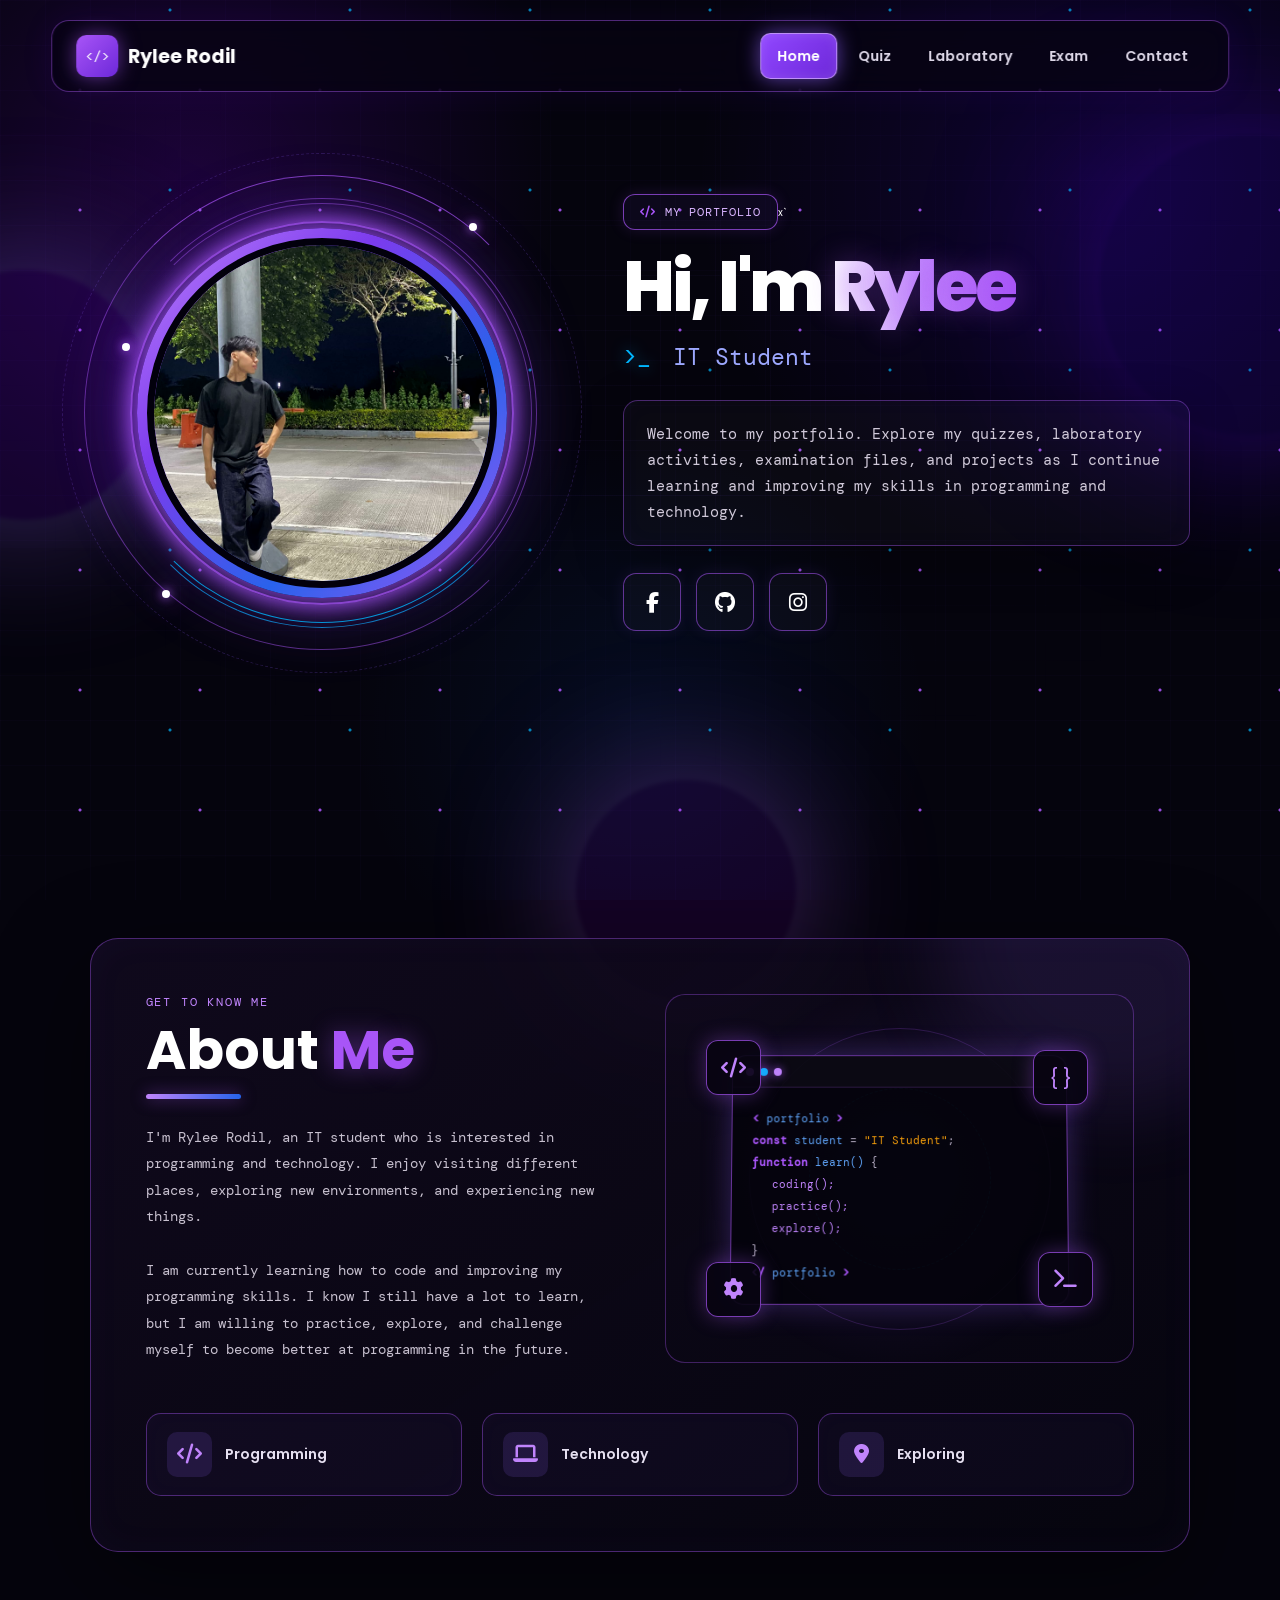
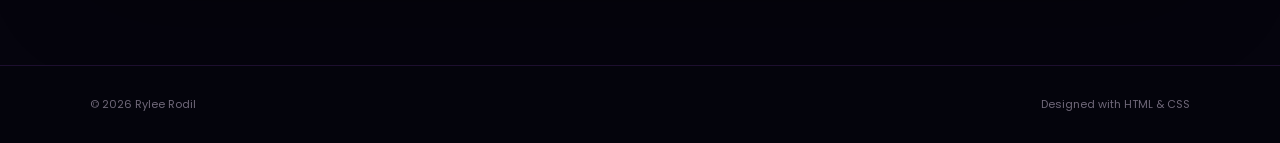
<file: index.html>
<!DOCTYPE html>
<html lang="en">

<head>
    <meta charset="UTF-8">
    <meta name="viewport" content="width=device-width, initial-scale=1.0">

    <link rel="stylesheet"
        href="https://cdnjs.cloudflare.com/ajax/libs/font-awesome/6.5.2/css/all.min.css">

    <link rel="stylesheet" href="style.css">

    <title>Rylee Rodil | Portfolio</title>
</head>

<body>

    <!-- ANIMATED BACKGROUND -->
    <div class="stars"></div>
    <div class="glow-orb orb-one"></div>
    <div class="glow-orb orb-two"></div>
    <div class="glow-orb orb-three"></div>

    <!-- NAVIGATION -->
    <header>

        <a href="index.html" class="logo">
            <span class="logo-icon">&lt;/&gt;</span>
            <span>Rylee Rodil</span>
        </a>

        <nav>
            <a href="index.html" class="active">Home</a>
            <a href="quiz.html">Quiz</a>
            <a href="laboratory.html">Laboratory</a>
            <a href="exam.html">Exam</a>
            <a href="contact.html">Contact</a>
        </nav>

    </header>


    <!-- HOME -->
    <main>

        <section class="home">

            <div class="home-grid-bg"></div>

            <!-- PROFILE -->
            <div class="home-img reveal-left">

                <div class="profile-orbit orbit-one"></div>
                <div class="profile-orbit orbit-two"></div>
                <div class="profile-orbit orbit-three"></div>

                <div class="profile-dot dot-one"></div>
                <div class="profile-dot dot-two"></div>
                <div class="profile-dot dot-three"></div>

                <div class="image-frame">

                    <div class="profile-glow"></div>

                    <img src="c0b1c5ad-aafa-4820-bff2-28fb1eaf5c2e.jpg"
                        alt="Rylee Rodil Profile Photo"
                        class="profile-photo">

                </div>

            </div>


            
            <div class="home-content reveal-right">

                <div class="portfolio-label">

                    <i class="fa-solid fa-code"></i>

                    <span>MY PORTFOLIO</span>

                </div>x`


                <h1>
                    Hi, I'm <span>Rylee</span>
                </h1>


                <h3>
                    <span class="terminal-symbol">&gt;_</span>
                    <span class="typing-text">IT Student</span>
                </h3>


                <p class="home-description">

                    Welcome to my portfolio. Explore my quizzes,
                    laboratory activities, examination files,
                    and projects as I continue learning and
                    improving my skills in programming and technology.

                </p>


                <!-- SOCIAL MEDIA -->
                <div class="social-icons">

                    <a href="https://www.facebook.com/rylee.rodil.355"
                        target="_blank"
                        title="Facebook">

                        <i class="fa-brands fa-facebook-f"></i>

                    </a>


                    <a href="https://github.com/rylerodil/MY-PORTFOLIO"
                        target="_blank"
                        title="GitHub">

                        <i class="fa-brands fa-github"></i>

                    </a>


                    <a href="https://www.instagram.com/rjr.ryy/"
                        target="_blank"
                        title="Instagram">

                        <i class="fa-brands fa-instagram"></i>

                    </a>

                </div>

            </div>

        </section>


        <!-- ABOUT ME -->
        <section class="about-section">

            <div class="about-me reveal-up">

                <div class="about-content">

                    <div class="about-small-title">
                        GET TO KNOW ME
                    </div>

                    <h2>
                        About <span>Me</span>
                    </h2>

                    <div class="purple-line"></div>

                    <p class="about-description">

                        I'm Rylee Rodil, an IT student who is
                        interested in programming and technology.
                        I enjoy visiting different places, exploring
                        new environments, and experiencing new things.

                        <br><br>

                        I am currently learning how to code and
                        improving my programming skills. I know I
                        still have a lot to learn, but I am willing
                        to practice, explore, and challenge myself
                        to become better at programming in the future.

                    </p>

                </div>


                <!-- DECORATIVE CODING PANEL -->
                <div class="coding-panel">

                    <div class="code-window">

                        <div class="window-top">

                            <span></span>
                            <span></span>
                            <span></span>

                        </div>

                        <div class="code-content">

                            <div class="code-line">
                                <b>&lt;</b>
                                <span>portfolio</span>
                                <b>&gt;</b>
                            </div>

                            <div class="code-line short">
                                <b>const</b>
                                <span>student</span>
                                =
                                <em>"IT Student"</em>;
                            </div>

                            <div class="code-line">
                                <b>function</b>
                                <span>learn()</span> {
                            </div>

                            <div class="code-line medium">
                                coding();
                            </div>

                            <div class="code-line medium">
                                practice();
                            </div>

                            <div class="code-line medium">
                                explore();
                            </div>

                            <div class="code-line">
                                }
                            </div>

                            <div class="code-line">
                                <b>&lt;/</b>
                                <span>portfolio</span>
                                <b>&gt;</b>
                            </div>

                        </div>

                    </div>


                    <div class="floating-code code-icon-one">
                        <i class="fa-solid fa-code"></i>
                    </div>

                    <div class="floating-code code-icon-two">
                        <i class="fa-solid fa-gear"></i>
                    </div>

                    <div class="floating-code code-icon-three">
                        <i class="fa-solid fa-terminal"></i>
                    </div>

                    <div class="floating-code code-icon-four">
                        { }
                    </div>

                </div>


                <!-- TAGS -->
                <div class="about-tags">

                    <span>
                        <i class="fa-solid fa-code"></i>
                        Programming
                    </span>

                    <span>
                        <i class="fa-solid fa-laptop"></i>
                        Technology
                    </span>

                    <span>
                        <i class="fa-solid fa-location-dot"></i>
                        Exploring
                    </span>

                </div>

            </div>

        </section>

    </main>


    <!-- FOOTER -->
    <footer>

        <p>
            © 2026 Rylee Rodil
        </p>

        <span>
            Designed with HTML & CSS
        </span>

    </footer>


    <script src="script.js"></script>

</body>

</html>
</file>
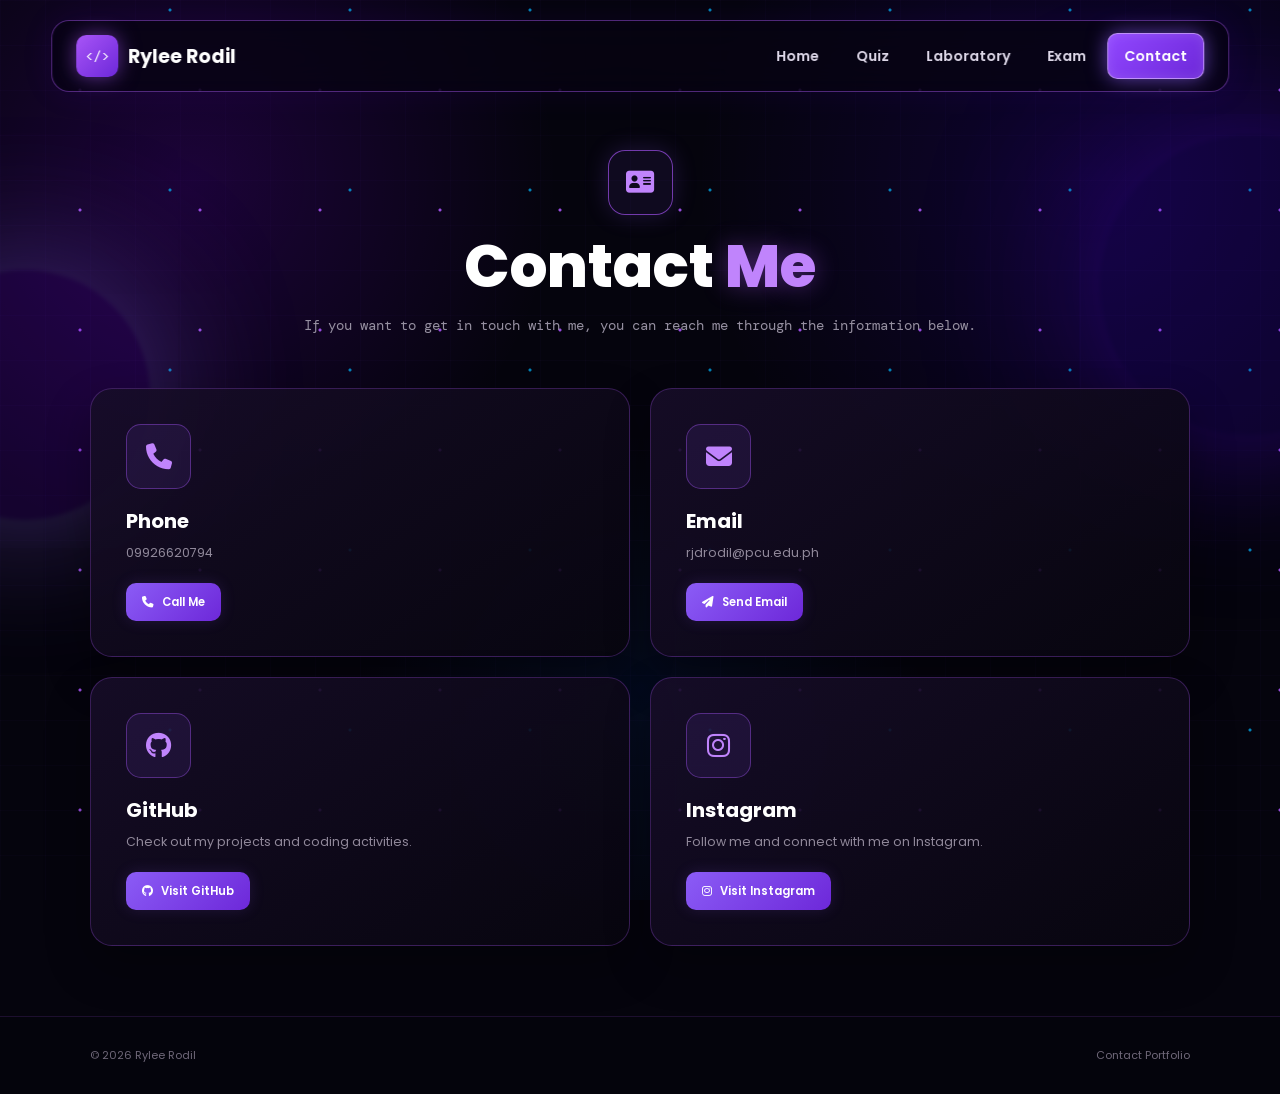
<file: contact.html>
<!DOCTYPE html>
<html lang="en">

<head>

    <meta charset="UTF-8">
    <meta name="viewport" content="width=device-width, initial-scale=1.0">

    <link rel="stylesheet"
        href="https://cdnjs.cloudflare.com/ajax/libs/font-awesome/6.5.2/css/all.min.css">

    <link rel="stylesheet" href="style.css">

    <title>Contact | Rylee Rodil</title>

</head>

<body>

    <div class="stars"></div>
    <div class="glow-orb orb-one"></div>
    <div class="glow-orb orb-two"></div>


    <!-- NAVIGATION -->
    <header>

        <a href="index.html" class="logo">

            <span class="logo-icon">
                &lt;/&gt;
            </span>

            <span>
                Rylee Rodil
            </span>

        </a>


        <nav>

            <a href="index.html">
                Home
            </a>

            <a href="quiz.html">
                Quiz
            </a>

            <a href="laboratory.html">
                Laboratory
            </a>

            <a href="exam.html">
                Exam
            </a>

            <a href="contact.html" class="active">
                Contact
            </a>

        </nav>

    </header>


    <!-- CONTACT -->
    <section class="portfolio-page contact-page">

        <div class="page-title reveal-up">

            <div class="page-icon">
                <i class="fa-solid fa-address-card"></i>
            </div>

            <h1>
                Contact <span>Me</span>
            </h1>

            <p>
                If you want to get in touch with me,
                you can reach me through the information below.
            </p>

        </div>


        <div class="contact-container">


            <!-- PHONE -->
            <div class="contact-card reveal-up">

                <div class="contact-icon">

                    <i class="fa-solid fa-phone"></i>

                </div>

                <h2>
                    Phone
                </h2>

                <p>
                    09926620794
                </p>

                <a href="tel:09926620794"
                    class="contact-button">

                    <i class="fa-solid fa-phone"></i>

                    Call Me

                </a>

            </div>


            <!-- EMAIL -->
            <div class="contact-card reveal-up">

                <div class="contact-icon">

                    <i class="fa-solid fa-envelope"></i>

                </div>

                <h2>
                    Email
                </h2>

                <p>
                    rjdrodil@pcu.edu.ph
                </p>

                <a href="mailto:rjdrodil@pcu.edu.ph"
                    class="contact-button">

                    <i class="fa-solid fa-paper-plane"></i>

                    Send Email

                </a>

            </div>


            <!-- GITHUB -->
            <div class="contact-card reveal-up">

                <div class="contact-icon">

                    <i class="fa-brands fa-github"></i>

                </div>

                <h2>
                    GitHub
                </h2>

                <p>
                    Check out my projects and coding activities.
                </p>

                <a href="https://github.com/rylerodil/MY-PORTFOLIO"
                    target="_blank"
                    class="contact-button">

                    <i class="fa-brands fa-github"></i>

                    Visit GitHub

                </a>

            </div>


            <!-- INSTAGRAM -->
            <div class="contact-card reveal-up">

                <div class="contact-icon">

                    <i class="fa-brands fa-instagram"></i>

                </div>

                <h2>
                    Instagram
                </h2>

                <p>
                    Follow me and connect with me on Instagram.
                </p>

                <a href="https://www.instagram.com/rjr.ryy/"
                    target="_blank"
                    class="contact-button">

                    <i class="fa-brands fa-instagram"></i>

                    Visit Instagram

                </a>

            </div>

        </div>

    </section>


    <footer>

        <p>
            © 2026 Rylee Rodil
        </p>

        <span>
            Contact Portfolio
        </span>

    </footer>


    <script src="script.js"></script>

</body>

</html>
</file>
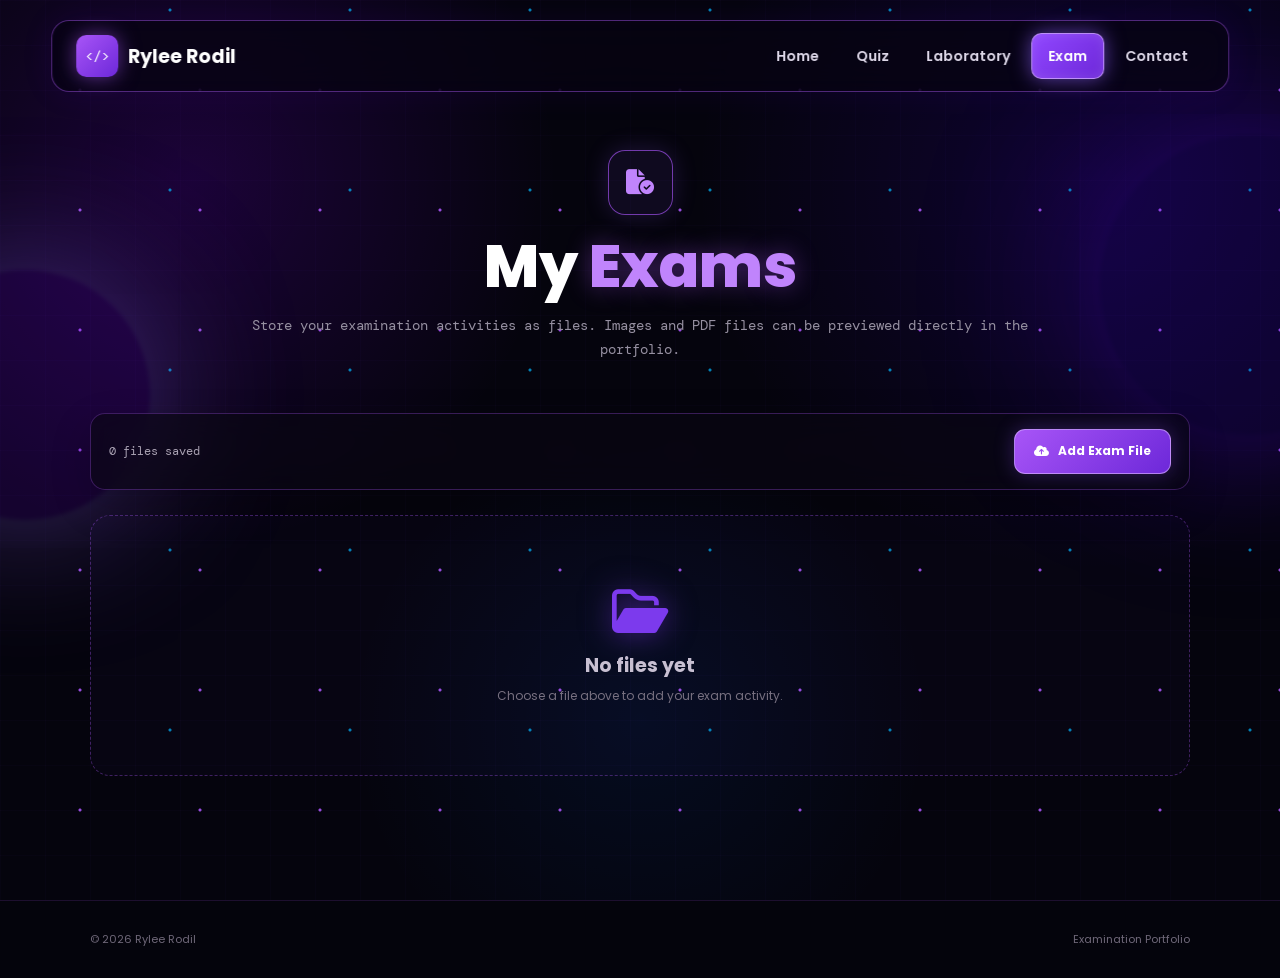
<file: exam.html>
<!DOCTYPE html>
<html lang="en">

<head>

    <meta charset="UTF-8">
    <meta name="viewport" content="width=device-width, initial-scale=1.0">

    <link rel="stylesheet"
        href="https://cdnjs.cloudflare.com/ajax/libs/font-awesome/6.5.2/css/all.min.css">

    <link rel="stylesheet" href="style.css">

    <title>Exam | Rylee Rodil</title>

</head>

<body data-category="exam">

    <div class="stars"></div>
    <div class="glow-orb orb-one"></div>
    <div class="glow-orb orb-two"></div>


    <!-- NAVIGATION -->
    <header>

        <a href="index.html" class="logo">

            <span class="logo-icon">
                &lt;/&gt;
            </span>

            <span>
                Rylee Rodil
            </span>

        </a>


        <nav>

            <a href="index.html">
                Home
            </a>

            <a href="quiz.html">
                Quiz
            </a>

            <a href="laboratory.html">
                Laboratory
            </a>

            <a href="exam.html" class="active">
                Exam
            </a>

            <a href="contact.html">
                Contact
            </a>

        </nav>

    </header>


    <!-- EXAM -->
    <section class="portfolio-page">

        <div class="page-title reveal-up">

            <div class="page-icon">
                <i class="fa-solid fa-file-circle-check"></i>
            </div>

            <h1>
                My <span>Exams</span>
            </h1>

            <p>
                Store your examination activities as files.
                Images and PDF files can be previewed directly
                in the portfolio.
            </p>

        </div>


        <div class="file-toolbar reveal-up">

            <span id="fileCount" class="file-count">
                0 files saved
            </span>

            <label for="fileInput" class="upload-button">

                <i class="fa-solid fa-cloud-arrow-up"></i>

                Add Exam File

            </label>

            <input
                id="fileInput"
                type="file"
                multiple
                hidden>

        </div>


        <div id="fileGrid" class="file-grid"></div>

    </section>


    <!-- MODAL -->
    <div id="fileModal" class="file-modal">

        <div class="modal-box">

            <div class="modal-head">

                <strong id="modalTitle">
                    File
                </strong>

                <button id="closeModal" class="close-modal">

                    <i class="fa-solid fa-xmark"></i>

                </button>

            </div>

            <div id="modalContent" class="modal-content"></div>

        </div>

    </div>


    <footer>

        <p>
            © 2026 Rylee Rodil
        </p>

        <span>
            Examination Portfolio
        </span>

    </footer>


    <script src="script.js"></script>

</body>

</html>
</file>
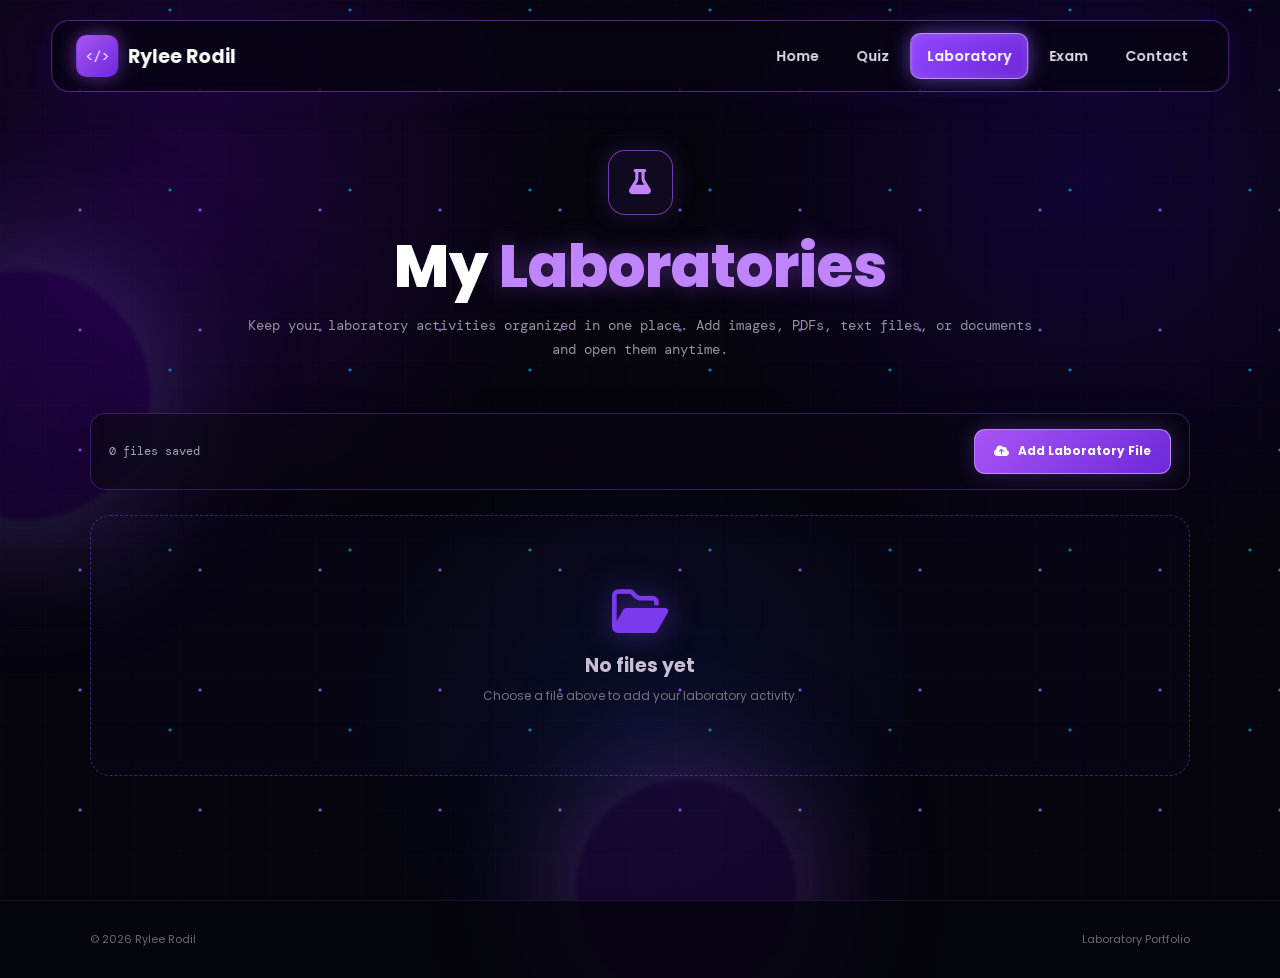
<file: laboratory.html>
<!DOCTYPE html>
<html lang="en">

<head>

    <meta charset="UTF-8">
    <meta name="viewport" content="width=device-width, initial-scale=1.0">

    <link rel="stylesheet"
        href="https://cdnjs.cloudflare.com/ajax/libs/font-awesome/6.5.2/css/all.min.css">

    <link rel="stylesheet" href="style.css">

    <title>Laboratory | Rylee Rodil</title>

</head>

<body data-category="laboratory">

    <div class="stars"></div>
    <div class="glow-orb orb-one"></div>
    <div class="glow-orb orb-three"></div>


    <!-- NAVIGATION -->
    <header>

        <a href="index.html" class="logo">

            <span class="logo-icon">
                &lt;/&gt;
            </span>

            <span>
                Rylee Rodil
            </span>

        </a>


        <nav>

            <a href="index.html">
                Home
            </a>

            <a href="quiz.html">
                Quiz
            </a>

            <a href="laboratory.html" class="active">
                Laboratory
            </a>

            <a href="exam.html">
                Exam
            </a>

            <a href="contact.html">
                Contact
            </a>

        </nav>

    </header>


    <!-- LABORATORY -->
    <section class="portfolio-page">

        <div class="page-title reveal-up">

            <div class="page-icon">
                <i class="fa-solid fa-flask"></i>
            </div>

            <h1>
                My <span>Laboratories</span>
            </h1>

            <p>
                Keep your laboratory activities organized in one place.
                Add images, PDFs, text files, or documents and open
                them anytime.
            </p>

        </div>


        <div class="file-toolbar reveal-up">

            <span id="fileCount" class="file-count">
                0 files saved
            </span>

            <label for="fileInput" class="upload-button">

                <i class="fa-solid fa-cloud-arrow-up"></i>

                Add Laboratory File

            </label>

            <input
                id="fileInput"
                type="file"
                multiple
                hidden>

        </div>


   <div id="fileGrid" class="file-grid">

    <div class="file-card reveal-up">

        <div class="file-preview pdf-preview">

            <i class="fa-solid fa-file-pdf"></i>

        </div>

        <div class="file-info">

            <div class="file-icon">
                <i class="fa-solid fa-flask"></i>
            </div>

            <div class="file-details">

                <h3>Laboratory 1</h3>

                <p>RODIL_LAB1.pdf</p>

            </div>

        </div>

        <div class="file-actions">

            <button
                class="view-button"
                onclick="viewLabFile()">

                <i class="fa-solid fa-eye"></i>
                View

            </button>

        </div>

    </div>

</div>

    </section>


    <!-- MODAL -->
    <div id="fileModal" class="file-modal">

        <div class="modal-box">

            <div class="modal-head">

                <strong id="modalTitle">
                    File
                </strong>

                <button id="closeModal" class="close-modal">

                    <i class="fa-solid fa-xmark"></i>

                </button>

            </div>

            <div id="modalContent" class="modal-content"></div>

        </div>

    </div>


    <footer>

        <p>
            © 2026 Rylee Rodil
        </p>

        <span>
            Laboratory Portfolio
        </span>

    </footer>


    <script src="script.js"></script>

</body>

</html>
</file>
<file: style.css>
@import url('https://fonts.googleapis.com/css2?family=DM+Mono:wght@400;500&family=Poppins:wght@400;500;600;700;800&display=swap');


/* =====================================================
   RESET
===================================================== */

* {
    margin: 0;
    padding: 0;
    box-sizing: border-box;
    border: 0;
    outline: 0;
    text-decoration: none;
}


html {
    font-size: 62.5%;
    scroll-behavior: smooth;
}


body {
    min-height: 100vh;
    color: #ffffff;
    font-family: "Poppins", sans-serif;
    overflow-x: hidden;

    background:
        radial-gradient(
            circle at 15% 20%,
            rgba(132, 0, 255, .18),
            transparent 28%
        ),
        radial-gradient(
            circle at 85% 20%,
            rgba(75, 0, 255, .15),
            transparent 30%
        ),
        radial-gradient(
            circle at 50% 80%,
            rgba(0, 110, 255, .08),
            transparent 30%
        ),
        #05040d;

    background-attachment: fixed;
}


body::before {
    content: "";

    position: fixed;

    inset: 0;

    pointer-events: none;

    z-index: -5;

    opacity: .5;

    background-image:
        linear-gradient(
            rgba(139, 92, 246, .05) 1px,
            transparent 1px
        ),
        linear-gradient(
            90deg,
            rgba(139, 92, 246, .05) 1px,
            transparent 1px
        );

    background-size: 45px 45px;

    animation: gridMove 15s linear infinite;
}


/* =====================================================
   STARS
===================================================== */

.stars {
    position: fixed;

    inset: 0;

    pointer-events: none;

    z-index: -4;

    background-image:
        radial-gradient(
            circle,
            rgba(168, 85, 247, .9) 1px,
            transparent 2px
        ),
        radial-gradient(
            circle,
            rgba(0, 183, 255, .7) 1px,
            transparent 2px
        );

    background-size:
        120px 120px,
        180px 180px;

    background-position:
        20px 30px,
        80px 100px;

    animation: starsMove 18s linear infinite;
}


.glow-orb {
    position: fixed;

    border-radius: 50%;

    filter: blur(2px);

    pointer-events: none;

    z-index: -3;

    animation: orbFloat 7s ease-in-out infinite;
}


.orb-one {
    width: 250px;
    height: 250px;

    left: -100px;
    top: 30%;

    background: rgba(119, 0, 255, .14);

    box-shadow:
        0 0 150px
        rgba(139, 92, 246, .45);
}


.orb-two {
    width: 300px;
    height: 300px;

    right: -120px;
    top: 15%;

    background: rgba(68, 0, 255, .12);

    box-shadow:
        0 0 180px
        rgba(84, 0, 255, .4);

    animation-delay: 2s;
}


.orb-three {
    width: 220px;
    height: 220px;

    left: 45%;
    bottom: -100px;

    background: rgba(160, 0, 255, .1);

    box-shadow:
        0 0 140px
        rgba(168, 85, 247, .4);

    animation-delay: 4s;
}


/* =====================================================
   HEADER
===================================================== */

header {

    position: fixed;

    top: 20px;

    left: 50%;

    transform: translateX(-50%);

    width: 92%;

    max-width: 1250px;

    min-height: 72px;

    padding: 0 2.4rem;

    display: flex;

    align-items: center;

    justify-content: space-between;

    background:
        rgba(7, 5, 18, .78);

    border:
        1px solid
        rgba(168, 85, 247, .45);

    border-radius: 18px;

    backdrop-filter: blur(20px);

    box-shadow:
        0 0 35px
        rgba(106, 0, 255, .08),
        inset 0 0 20px
        rgba(168, 85, 247, .025);

    z-index: 1000;

    animation: headerIn .8s ease both;
}


.logo {

    display: flex;

    align-items: center;

    gap: 1rem;

    color: #ffffff;

    font-size: 1.9rem;

    font-weight: 700;

    transition: .3s;
}


.logo:hover {
    color: #cda7ff;
}


.logo-icon {

    width: 42px;

    height: 42px;

    display: grid;

    place-items: center;

    border-radius: 10px;

    background:
        linear-gradient(
            135deg,
            #a855f7,
            #6d28d9
        );

    font:
        1.4rem "DM Mono";

    box-shadow:
        0 0 20px
        rgba(168, 85, 247, .55);

    animation:
        logoPulse 3s ease-in-out infinite;

    transition: .3s;
}


.logo:hover .logo-icon {
    transform:
        rotate(-8deg)
        scale(1.08);
}


/* =====================================================
   NAV
===================================================== */

nav {

    display: flex;

    align-items: center;

    gap: .5rem;
}


nav a {

    position: relative;

    padding: 1.15rem 1.6rem;

    color: #ddd7e8;

    font-size: 1.4rem;

    font-weight: 600;

    border-radius: 10px;

    transition: .3s;

    overflow: hidden;
}


nav a::before {

    content: "";

    position: absolute;

    left: 50%;

    bottom: 0;

    width: 0;

    height: 2px;

    background:
        linear-gradient(
            90deg,
            #a855f7,
            #00b7ff
        );

    transform: translateX(-50%);

    transition: .3s;

    box-shadow:
        0 0 10px
        #a855f7;
}


nav a:hover {
    color: #ffffff;

    transform:
        translateY(-2px);
}


nav a:hover::before {
    width: 70%;
}


nav a.active {

    color: #ffffff;

    background:
        linear-gradient(
            135deg,
            #9147ff,
            #6d28d9
        );

    border:
        1px solid
        rgba(216, 180, 254, .7);

    box-shadow:
        0 0 20px
        rgba(139, 92, 246, .65),
        inset 0 0 12px
        rgba(255, 255, 255, .12);
}


nav a.active::before {
    display: none;
}


/* =====================================================
   GENERAL SECTION
===================================================== */

section {

    position: relative;

    min-height: 100vh;

    padding:
        13rem 7%
        7rem;

    overflow: hidden;
}


/* =====================================================
   HOME
===================================================== */

.home {

    max-width: 1350px;

    margin: auto;

    display: grid;

    grid-template-columns:
        .9fr
        1.1fr;

    align-items: center;

    gap: 7rem;

    min-height: 85vh;
}


.home-grid-bg {

    position: absolute;

    inset: 0;

    background-image:
        linear-gradient(
            rgba(139, 92, 246, .035) 1px,
            transparent 1px
        ),
        linear-gradient(
            90deg,
            rgba(139, 92, 246, .035) 1px,
            transparent 1px
        );

    background-size: 55px 55px;

    mask-image:
        radial-gradient(
            ellipse,
            black 20%,
            transparent 75%
        );

    pointer-events: none;
}


/* =====================================================
   PROFILE
===================================================== */

.home-img {

    position: relative;

    width: 440px;

    height: 500px;

    display: flex;

    align-items: center;

    justify-content: center;

    margin: auto;
}


.image-frame {

    position: relative;

    width: 370px;

    height: 370px;

    padding: 10px;

    border-radius: 50%;

    background:
        linear-gradient(
            135deg,
            #c084fc,
            #7c3aed,
            #2563eb,
            #a855f7
        );

    box-shadow:
        0 0 25px
        rgba(168, 85, 247, .9),
        0 0 80px
        rgba(124, 58, 237, .45);

    animation:
        profileFloat 5s ease-in-out infinite;
}


.image-frame::before {

    content: "";

    position: absolute;

    inset: -7px;

    border-radius: 50%;

    border:
        2px solid
        rgba(168, 85, 247, .7);

    box-shadow:
        0 0 25px
        rgba(168, 85, 247, .7);

    animation:
        ringPulse 3s ease-in-out infinite;
}


.image-frame::after {

    content: "";

    position: absolute;

    inset: -25px;

    border-radius: 50%;

    border:
        1px solid
        rgba(168, 85, 247, .45);

    border-left-color:
        transparent;

    border-bottom-color:
        rgba(0, 183, 255, .8);

    animation:
        rotateRing 12s linear infinite;
}


.profile-photo {

    width: 100%;

    height: 100%;

    object-fit: cover;

    border-radius: 50%;

    border:
        7px solid
        #080612;

    display: block;

    position: relative;

    z-index: 2;

    filter:
        brightness(.98)
        contrast(1.05);

    transition: .5s;
}


.image-frame:hover .profile-photo {

    transform: scale(1.04);

    filter:
        brightness(1.08)
        contrast(1.08);
}


.profile-glow {

    position: absolute;

    inset: 15%;

    border-radius: 50%;

    background:
        #8b5cf6;

    filter: blur(70px);

    opacity: .25;

    z-index: 0;
}


/* =====================================================
   ORBITS
===================================================== */

.profile-orbit {

    position: absolute;

    border-radius: 50%;

    border:
        1px solid
        rgba(168, 85, 247, .5);

    pointer-events: none;
}


.orbit-one {

    width: 430px;
    height: 430px;

    border-left-color:
        transparent;

    border-bottom-color:
        rgba(0, 183, 255, .7);

    animation:
        rotateRing 10s linear infinite;
}


.orbit-two {

    width: 475px;
    height: 475px;

    border-right-color:
        transparent;

    border-top-color:
        rgba(168, 85, 247, .7);

    animation:
        rotateRingReverse 15s linear infinite;
}


.orbit-three {

    width: 520px;
    height: 520px;

    border:
        1px dashed
        rgba(139, 92, 246, .22);

    animation:
        rotateRing 25s linear infinite;
}


/* =====================================================
   PROFILE DOTS
===================================================== */

.profile-dot {

    position: absolute;

    width: 8px;

    height: 8px;

    border-radius: 50%;

    background:
        #ffffff;

    box-shadow:
        0 0 10px
        #a855f7,
        0 0 25px
        #a855f7;

    z-index: 5;
}


.dot-one {
    top: 60px;
    right: 65px;

    animation:
        dotFloat 4s ease-in-out infinite;
}


.dot-two {
    bottom: 65px;
    left: 60px;

    animation:
        dotFloat 5s ease-in-out infinite 1s;
}


.dot-three {
    top: 180px;
    left: 20px;

    animation:
        dotFloat 4s ease-in-out infinite 2s;
}


/* =====================================================
   HOME CONTENT
===================================================== */

.home-content {
    position: relative;
    z-index: 5;
}


.portfolio-label {

    display: inline-flex;

    align-items: center;

    gap: .9rem;

    padding:
        .9rem 1.6rem;

    margin-bottom: 2.2rem;

    color: #d8b4fe;

    border:
        1px solid
        rgba(168, 85, 247, .7);

    border-radius: 12px;

    background:
        rgba(139, 92, 246, .06);

    font:
        1.2rem "DM Mono";

    letter-spacing: .1rem;

    box-shadow:
        0 0 15px
        rgba(168, 85, 247, .15);

    animation:
        labelGlow 3s ease-in-out infinite;
}


.portfolio-label i {
    color: #a855f7;
}


.home-content h1 {

    font-size:
        clamp(4.5rem, 6vw, 7rem);

    line-height: 1;

    font-weight: 800;

    letter-spacing:
        -.35rem;

    margin-bottom: 2rem;
}


.home-content h1 span {

    color: #c084fc;

    background:
        linear-gradient(
            90deg,
            #ffffff,
            #c084fc,
            #a855f7
        );

    -webkit-background-clip: text;
    background-clip: text;

    -webkit-text-fill-color: transparent;

    text-shadow:
        0 0 30px
        rgba(168, 85, 247, .3);
}


.home-content h3 {

    color: #9da8ff;

    font:
        400 2.3rem "DM Mono";

    margin-bottom: 2.8rem;

    min-height: 30px;
}


.terminal-symbol {
    color: #00b7ff;

    margin-right: .8rem;

    text-shadow:
        0 0 15px
        rgba(0, 183, 255, .7);
}


.home-description {

    max-width: 650px;

    padding:
        2rem 2.3rem;

    color: #d0c9d9;

    background:
        rgba(255, 255, 255, .025);

    border:
        1px solid
        rgba(168, 85, 247, .4);

    border-radius: 15px;

    font:
        1.45rem/1.8 "DM Mono";

    box-shadow:
        0 15px 50px
        rgba(0, 0, 0, .25),
        inset 0 0 25px
        rgba(139, 92, 246, .025);

    position: relative;

    overflow: hidden;
}


.home-description::before {

    content: "";

    position: absolute;

    top: 0;

    left: -100%;

    width: 50%;

    height: 100%;

    background:
        linear-gradient(
            90deg,
            transparent,
            rgba(255, 255, 255, .08),
            transparent
        );

    animation:
        shine 5s infinite;
}


/* =====================================================
   SOCIAL ICONS
===================================================== */

.social-icons {

    display: flex;

    gap: 1.5rem;

    margin-top: 2.7rem;
}


.social-icons a {

    position: relative;

    width: 58px;

    height: 58px;

    display: grid;

    place-items: center;

    color: #ffffff;

    border:
        1px solid
        rgba(168, 85, 247, .55);

    border-radius: 13px;

    background:
        rgba(255, 255, 255, .025);

    font-size: 2.1rem;

    transition: .35s;

    box-shadow:
        0 0 15px
        rgba(139, 92, 246, .1);

    overflow: hidden;
}


.social-icons a::before {

    content: "";

    position: absolute;

    width: 100%;

    height: 100%;

    background:
        linear-gradient(
            135deg,
            #a855f7,
            #6d28d9
        );

    transform:
        translateY(100%);

    transition: .35s;

    z-index: -1;
}


.social-icons a:hover {

    transform:
        translateY(-8px)
        scale(1.05);

    border-color:
        #c084fc;

    box-shadow:
        0 0 25px
        rgba(168, 85, 247, .55);
}


.social-icons a:hover::before {
    transform: translateY(0);
}


/* =====================================================
   ABOUT
===================================================== */

.about-section {

    display: flex;

    justify-content: center;

    align-items: center;
}


.about-me {

    width:
        min(1200px, 100%);

    display: grid;

    grid-template-columns:
        1fr 1fr;

    gap: 5rem;

    padding: 5.5rem;

    border:
        1px solid
        rgba(168, 85, 247, .4);

    border-radius: 28px;

    background:
        linear-gradient(
            145deg,
            rgba(17, 10, 30, .9),
            rgba(7, 6, 15, .8)
        );

    box-shadow:
        0 30px 100px
        rgba(0, 0, 0, .45),
        inset 0 0 40px
        rgba(139, 92, 246, .03);

    position: relative;

    overflow: hidden;
}


.about-me::before {

    content: "";

    position: absolute;

    width: 350px;

    height: 350px;

    top: -180px;

    right: -100px;

    border-radius: 50%;

    background:
        rgba(139, 92, 246, .12);

    filter: blur(40px);

    animation:
        orbFloat 6s ease-in-out infinite;
}


.about-small-title {

    color: #c084fc;

    font:
        1.2rem "DM Mono";

    letter-spacing: .18rem;

    margin-bottom: 1rem;
}


.about-content h2 {

    font-size:
        clamp(4rem, 5vw, 5.5rem);

    line-height: 1.1;

    margin-bottom: 1.3rem;
}


.about-content h2 span {
    color: #a855f7;

    text-shadow:
        0 0 25px
        rgba(168, 85, 247, .4);
}


.purple-line {

    width: 95px;

    height: 5px;

    border-radius: 10px;

    background:
        linear-gradient(
            90deg,
            #c084fc,
            #2563eb
        );

    box-shadow:
        0 0 15px
        rgba(168, 85, 247, .5);

    margin-bottom: 2.5rem;

    animation:
        linePulse 3s ease-in-out infinite;
}


.about-description {

    color: #c7c0cf;

    font:
        1.4rem/1.9 "DM Mono";
}


/* =====================================================
   CODING PANEL
===================================================== */

.coding-panel {

    position: relative;

    min-height: 360px;

    display: flex;

    align-items: center;

    justify-content: center;

    border:
        1px solid
        rgba(168, 85, 247, .35);

    border-radius: 20px;

    background:
        radial-gradient(
            circle,
            rgba(139, 92, 246, .12),
            transparent 65%
        );

    overflow: hidden;
}


.coding-panel::before {

    content: "";

    position: absolute;

    width: 300px;

    height: 300px;

    border-radius: 50%;

    border:
        1px solid
        rgba(168, 85, 247, .2);

    animation:
        rotateRing 15s linear infinite;
}


.coding-panel::after {

    content: "";

    position: absolute;

    width: 180px;

    height: 180px;

    border-radius: 50%;

    border:
        1px dashed
        rgba(0, 183, 255, .35);

    animation:
        rotateRingReverse 9s linear infinite;
}


.code-window {

    position: relative;

    width: 72%;

    min-height: 250px;

    border:
        1px solid
        rgba(168, 85, 247, .6);

    border-radius: 14px;

    background:
        rgba(5, 4, 13, .92);

    box-shadow:
        0 0 30px
        rgba(139, 92, 246, .3);

    z-index: 2;

    transform:
        perspective(800px)
        rotateX(3deg);

    animation:
        laptopFloat 5s ease-in-out infinite;
}


.window-top {

    height: 32px;

    display: flex;

    align-items: center;

    gap: 6px;

    padding-left: 13px;

    border-bottom:
        1px solid
        rgba(168, 85, 247, .2);

    background:
        rgba(255, 255, 255, .025);
}


.window-top span {

    width: 8px;

    height: 8px;

    border-radius: 50%;

    background:
        #a855f7;

    box-shadow:
        0 0 8px
        rgba(168, 85, 247, .8);
}


.window-top span:nth-child(2) {
    background: #00b7ff;
}


.window-top span:nth-child(3) {
    background: #c084fc;
}


.code-content {

    padding: 2rem;

    font:
        1.1rem/2 "DM Mono";

    color: #bdb5cb;
}


.code-line b {
    color: #a855f7;
}


.code-line span {
    color: #60a5fa;
}


.code-line em {
    color: #f59e0b;
    font-style: normal;
}


.code-line.medium {
    color: #c084fc;

    padding-left: 2rem;
}


.code-icon {

    position: absolute;

    width: 58px;

    height: 58px;

    display: grid;

    place-items: center;

    border:
        1px solid
        rgba(168, 85, 247, .7);

    border-radius: 12px;

    color: #c084fc;

    background:
        rgba(10, 5, 20, .8);

    box-shadow:
        0 0 20px
        rgba(168, 85, 247, .4);

    z-index: 4;
}


.floating-code {

    position: absolute;

    width: 55px;

    height: 55px;

    display: grid;

    place-items: center;

    border:
        1px solid
        rgba(168, 85, 247, .7);

    border-radius: 12px;

    color: #c084fc;

    background:
        rgba(8, 5, 18, .9);

    box-shadow:
        0 0 20px
        rgba(168, 85, 247, .35);

    font-size: 2rem;

    z-index: 5;

    animation:
        iconFloat 4s ease-in-out infinite;
}


.code-icon-one {
    top: 45px;
    left: 40px;
}


.code-icon-two {
    bottom: 45px;
    left: 40px;

    animation-delay: 1s;
}


.code-icon-three {
    bottom: 55px;
    right: 40px;

    animation-delay: 2s;
}


.code-icon-four {
    top: 55px;
    right: 45px;

    animation-delay: 3s;
}


/* =====================================================
   ABOUT TAGS
===================================================== */

.about-tags {

    grid-column: 1 / -1;

    display: grid;

    grid-template-columns:
        repeat(3, 1fr);

    gap: 2rem;
}


.about-tags span {

    padding:
        1.8rem 2rem;

    display: flex;

    align-items: center;

    gap: 1.3rem;

    border:
        1px solid
        rgba(168, 85, 247, .4);

    border-radius: 15px;

    background:
        rgba(139, 92, 246, .045);

    color: #e5dff0;

    font-size: 1.4rem;

    font-weight: 600;

    transition: .35s;

    box-shadow:
        inset 0 0 20px
        rgba(139, 92, 246, .02);
}


.about-tags span i {

    width: 45px;

    height: 45px;

    display: grid;

    place-items: center;

    border-radius: 10px;

    color: #c084fc;

    background:
        rgba(139, 92, 246, .15);

    font-size: 2rem;

    transition: .35s;
}


.about-tags span:hover {

    transform:
        translateY(-8px);

    border-color:
        #a855f7;

    box-shadow:
        0 0 25px
        rgba(139, 92, 246, .2);
}


.about-tags span:hover i {

    transform:
        rotate(-8deg)
        scale(1.1);

    color: #ffffff;

    background:
        #6d28d9;

    box-shadow:
        0 0 20px
        rgba(168, 85, 247, .5);
}


/* =====================================================
   PORTFOLIO PAGES
===================================================== */

.portfolio-page {

    padding-top: 15rem;

    min-height: 100vh;
}


/* =====================================================
   PAGE TITLE
===================================================== */

.page-title {

    max-width: 800px;

    text-align: center;

    margin:
        0 auto 5rem;
}


.page-icon {

    width: 65px;

    height: 65px;

    margin:
        0 auto 1.8rem;

    display: grid;

    place-items: center;

    border:
        1px solid
        rgba(168, 85, 247, .65);

    border-radius: 17px;

    color: #c084fc;

    background:
        rgba(139, 92, 246, .08);

    font-size: 2.5rem;

    box-shadow:
        0 0 25px
        rgba(139, 92, 246, .2);

    animation:
        iconPulse 3s ease-in-out infinite;
}


.page-title h1 {

    font-size:
        clamp(4rem, 6vw, 6rem);

    line-height: 1.1;

    font-weight: 800;
}


.page-title h1 span {

    color: #c084fc;

    text-shadow:
        0 0 25px
        rgba(168, 85, 247, .4);
}


.page-title p {

    margin-top: 1.5rem;

    color: #9690a1;

    font:
        1.35rem/1.8 "DM Mono";
}


/* =====================================================
   TOOLBAR
===================================================== */

.file-toolbar {

    max-width: 1100px;

    margin:
        0 auto 2.5rem;

    padding:
        1.5rem 1.8rem;

    display: flex;

    align-items: center;

    justify-content: space-between;

    border:
        1px solid
        rgba(168, 85, 247, .3);

    border-radius: 15px;

    background:
        rgba(10, 7, 19, .65);

    backdrop-filter: blur(15px);

    box-shadow:
        0 15px 40px
        rgba(0, 0, 0, .2);
}


.file-count {

    color: #aaa2b3;

    font:
        1.2rem "DM Mono";
}


/* =====================================================
   UPLOAD BUTTON
===================================================== */

.upload-button {

    position: relative;

    display: inline-flex;

    align-items: center;

    justify-content: center;

    gap: .9rem;

    padding:
        1.25rem 1.9rem;

    color: #ffffff;

    background:
        linear-gradient(
            135deg,
            #a855f7,
            #6d28d9
        );

    border:
        1px solid
        rgba(216, 180, 254, .6);

    border-radius: 11px;

    font-size: 1.2rem;

    font-weight: 700;

    cursor: pointer;

    box-shadow:
        0 0 20px
        rgba(139, 92, 246, .3);

    overflow: hidden;

    transition: .3s;
}


.upload-button::before {

    content: "";

    position: absolute;

    top: 0;

    left: -100%;

    width: 50%;

    height: 100%;

    background:
        linear-gradient(
            90deg,
            transparent,
            rgba(255,255,255,.25),
            transparent
        );

    transform: skewX(-20deg);

    animation:
        buttonShine 3.5s infinite;
}


.upload-button:hover {

    transform:
        translateY(-4px)
        scale(1.02);

    box-shadow:
        0 0 35px
        rgba(139, 92, 246, .65);
}


.upload-button:active {

    transform:
        translateY(0)
        scale(.97);
}


/* =====================================================
   FILE GRID
===================================================== */

.file-grid {

    max-width: 1100px;

    margin: auto;

    display: grid;

    grid-template-columns:
        repeat(3, 1fr);

    gap: 2rem;
}


/* =====================================================
   FILE CARD
===================================================== */

.file-card {

    position: relative;

    padding: 2.5rem;

    border:
        1px solid
        rgba(168, 85, 247, .28);

    border-radius: 20px;

    background:
        linear-gradient(
            145deg,
            rgba(23, 13, 40, .88),
            rgba(8, 6, 15, .9)
        );

    box-shadow:
        0 20px 45px
        rgba(0, 0, 0, .3);

    overflow: hidden;

    animation:
        cardIn .55s ease both;

    transition: .35s;
}


.file-card::before {

    content: "";

    position: absolute;

    top: 0;

    left: 0;

    width: 100%;

    height: 3px;

    background:
        linear-gradient(
            90deg,
            #a855f7,
            #00b7ff
        );

    transform:
        scaleX(0);

    transform-origin: left;

    transition: .4s;
}


.file-card:hover {

    transform:
        translateY(-10px);

    border-color:
        rgba(192, 132, 252, .7);

    box-shadow:
        0 25px 60px
        rgba(0, 0, 0, .45),
        0 0 30px
        rgba(139, 92, 246, .18);
}


.file-card:hover::before {
    transform: scaleX(1);
}


/* =====================================================
   FILE ICON
===================================================== */

.file-icon {

    width: 62px;

    height: 62px;

    display: grid;

    place-items: center;

    margin-bottom: 1.5rem;

    border:
        1px solid
        rgba(168, 85, 247, .3);

    border-radius: 15px;

    color: #c084fc;

    background:
        rgba(139, 92, 246, .1);

    font-size: 2.5rem;

    transition: .35s;

    box-shadow:
        0 0 15px
        rgba(139, 92, 246, .08);
}


.file-card:hover .file-icon {

    transform:
        rotate(-7deg)
        scale(1.1);

    color: #ffffff;

    background:
        #6d28d9;

    box-shadow:
        0 0 25px
        rgba(139, 92, 246, .4);
}


.file-card h3 {

    font-size: 1.7rem;

    white-space: nowrap;

    overflow: hidden;

    text-overflow: ellipsis;
}


.file-card p {

    margin:
        .8rem 0 1.7rem;

    color: #827b8c;

    font-size: 1.1rem;
}


/* =====================================================
   FILE BUTTONS
===================================================== */

.file-actions {

    display: flex;

    gap: .8rem;
}


.view-button,
.delete-button {

    padding:
        .95rem 1.25rem;

    border-radius: 9px;

    cursor: pointer;

    font-size: 1.1rem;

    font-weight: 600;

    transition: .3s;
}


.view-button {

    color: #ddd1f5;

    background:
        rgba(139, 92, 246, .12);

    border:
        1px solid
        rgba(168, 85, 247, .35);
}


.view-button:hover {

    color: #ffffff;

    background:
        #6d28d9;

    transform:
        translateY(-3px);

    box-shadow:
        0 0 20px
        rgba(139, 92, 246, .3);
}


.delete-button {

    color: #ff9ca8;

    background:
        rgba(239, 68, 68, .07);

    border:
        1px solid
        rgba(239, 68, 68, .25);
}


.delete-button:hover {

    color: #ffffff;

    background:
        #991b1b;

    transform:
        translateY(-3px);

    box-shadow:
        0 0 20px
        rgba(239, 68, 68, .25);
}


/* =====================================================
   EMPTY
===================================================== */

.empty-state {

    grid-column: 1 / -1;

    padding:
        7rem 2rem;

    text-align: center;

    border:
        1px dashed
        rgba(168, 85, 247, .35);

    border-radius: 20px;

    background:
        rgba(139, 92, 246, .025);

    animation:
        fadeUp .6s ease both;
}


.empty-state i {

    font-size: 5rem;

    color: #7c3aed;

    margin-bottom: 1.5rem;

    filter:
        drop-shadow(
            0 0 15px
            rgba(124, 58, 237, .5)
        );
}


.empty-state h3 {

    color: #c8c0d2;

    font-size: 1.9rem;

    margin-bottom: .7rem;
}


.empty-state p {

    color: #777080;

    font-size: 1.2rem;
}


/* =====================================================
   MODAL
===================================================== */

.file-modal {

    position: fixed;

    inset: 0;

    display: none;

    align-items: center;

    justify-content: center;

    padding: 2rem;

    background:
        rgba(1, 0, 6, .88);

    backdrop-filter:
        blur(15px);

    z-index: 3000;
}


.file-modal.show {

    display: flex;

    animation:
        modalIn .3s ease;
}


.modal-box {

    width:
        min(1100px, 95vw);

    height:
        min(85vh, 850px);

    display: flex;

    flex-direction: column;

    background:
        #0b0812;

    border:
        1px solid
        rgba(168, 85, 247, .5);

    border-radius: 20px;

    overflow: hidden;

    box-shadow:
        0 0 80px
        rgba(139, 92, 246, .25),
        0 30px 100px
        #000;

    animation:
        modalBoxIn .35s ease both;
}


.modal-head {

    min-height: 65px;

    padding:
        1.3rem 1.7rem;

    display: flex;

    align-items: center;

    justify-content: space-between;

    border-bottom:
        1px solid
        rgba(168, 85, 247, .2);

    background:
        rgba(255,255,255,.02);
}


.modal-head strong {

    max-width: 80%;

    color: #eee9f5;

    font-size: 1.4rem;

    white-space: nowrap;

    overflow: hidden;

    text-overflow: ellipsis;
}


.close-modal {

    width: 42px;

    height: 42px;

    display: grid;

    place-items: center;

    color: #ffffff;

    background:
        rgba(255,255,255,.05);

    border:
        1px solid
        rgba(168, 85, 247, .2);

    border-radius: 10px;

    cursor: pointer;

    font-size: 1.7rem;

    transition: .3s;
}


.close-modal:hover {

    background:
        #6d28d9;

    transform:
        rotate(90deg);

    box-shadow:
        0 0 20px
        rgba(139, 92, 246, .4);
}


.modal-content {

    flex: 1;

    min-height: 0;

    background:
        #111;

    overflow: auto;
}


.modal-content iframe {

    width: 100%;

    height: 100%;

    border: 0;

    display: block;
}


.modal-content img {

    width: 100%;

    height: 100%;

    display: block;

    object-fit: contain;

    padding: 1rem;

    animation:
        imagePreviewIn .4s ease;
}


.modal-content pre {

    height: 100%;

    padding: 3rem;

    color: #ddd;

    white-space: pre-wrap;

    font:
        1.3rem/1.7 "DM Mono";

    overflow: auto;
}


.unsupported {

    height: 100%;

    display: grid;

    place-items: center;

    text-align: center;

    padding: 3rem;

    color: #999;
}


.unsupported i {

    display: block;

    color: #a855f7;

    font-size: 5rem;

    margin-bottom: 1.5rem;
}


.unsupported h3 {

    color: #ffffff;

    font-size: 2rem;

    margin-bottom: .8rem;
}


.unsupported p {

    max-width: 500px;

    font-size: 1.3rem;

    line-height: 1.7;
}


/* =====================================================
   CONTACT
===================================================== */

.contact-container {

    max-width: 1100px;

    margin: auto;

    display: grid;

    grid-template-columns:
        repeat(2, 1fr);

    gap: 2rem;
}


.contact-card {

    padding: 3.5rem;

    border:
        1px solid
        rgba(168, 85, 247, .28);

    border-radius: 22px;

    background:
        linear-gradient(
            145deg,
            rgba(23, 13, 40, .9),
            rgba(8, 6, 15, .9)
        );

    box-shadow:
        0 20px 45px
        rgba(0,0,0,.3);

    transition: .35s;

    animation:
        cardIn .6s ease both;
}


.contact-card:hover {

    transform:
        translateY(-9px);

    border-color:
        rgba(192, 132, 252, .7);

    box-shadow:
        0 25px 60px
        rgba(0,0,0,.4),
        0 0 35px
        rgba(139,92,246,.16);
}


.contact-icon {

    width: 65px;

    height: 65px;

    display: grid;

    place-items: center;

    margin-bottom: 1.7rem;

    border:
        1px solid
        rgba(168,85,247,.4);

    border-radius: 15px;

    color: #c084fc;

    background:
        rgba(139,92,246,.1);

    font-size: 2.6rem;

    transition: .35s;
}


.contact-card:hover .contact-icon {

    transform:
        rotate(-7deg)
        scale(1.08);

    color: #ffffff;

    background:
        #6d28d9;

    box-shadow:
        0 0 25px
        rgba(139,92,246,.4);
}


.contact-card h2 {

    font-size: 2rem;

    margin-bottom: .7rem;
}


.contact-card p {

    color: #91899b;

    font-size: 1.25rem;

    line-height: 1.6;

    margin-bottom: 2rem;
}


.contact-button {

    display: inline-flex;

    align-items: center;

    gap: .8rem;

    padding:
        1.05rem 1.6rem;

    color: #ffffff;

    background:
        linear-gradient(
            135deg,
            #8b5cf6,
            #6d28d9
        );

    border-radius: 10px;

    font-size: 1.15rem;

    font-weight: 600;

    transition: .3s;

    box-shadow:
        0 0 15px
        rgba(139,92,246,.15);
}


.contact-button:hover {

    transform:
        translateY(-4px);

    box-shadow:
        0 0 30px
        rgba(139,92,246,.45);
}


/* =====================================================
   FOOTER
===================================================== */

footer {

    padding:
        3rem 7%;

    display: flex;

    align-items: center;

    justify-content: space-between;

    border-top:
        1px solid
        rgba(168,85,247,.15);

    background:
        rgba(5,4,12,.75);

    color: #6f6879;

    font-size: 1.1rem;
}


/* =====================================================
   ANIMATIONS
===================================================== */

@keyframes headerIn {

    from {
        opacity: 0;

        transform:
            translate(-50%, -30px);
    }

    to {
        opacity: 1;

        transform:
            translate(-50%, 0);
    }
}


@keyframes gridMove {

    from {
        background-position:
            0 0,
            0 0;
    }

    to {
        background-position:
            45px 45px,
            45px 45px;
    }
}


@keyframes starsMove {

    from {
        transform:
            translate(0, 0);
    }

    50% {
        transform:
            translate(20px, -15px);
    }

    to {
        transform:
            translate(0, 0);
    }
}


@keyframes orbFloat {

    0%, 100% {
        transform:
            translate(0, 0)
            scale(1);
    }

    50% {
        transform:
            translate(30px, -25px)
            scale(1.08);
    }
}


@keyframes logoPulse {

    0%, 100% {
        box-shadow:
            0 0 20px
            rgba(168,85,247,.45);
    }

    50% {
        box-shadow:
            0 0 35px
            rgba(168,85,247,.8);
    }
}


@keyframes profileFloat {

    0%, 100% {
        transform:
            translateY(0);
    }

    50% {
        transform:
            translateY(-10px);
    }
}


@keyframes rotateRing {

    from {
        transform:
            rotate(0deg);
    }

    to {
        transform:
            rotate(360deg);
    }
}


@keyframes rotateRingReverse {

    from {
        transform:
            rotate(360deg);
    }

    to {
        transform:
            rotate(0deg);
    }
}


@keyframes ringPulse {

    0%, 100% {
        opacity: .6;

        transform:
            scale(1);
    }

    50% {
        opacity: 1;

        transform:
            scale(1.03);
    }
}


@keyframes dotFloat {

    0%, 100% {
        transform:
            translateY(0)
            scale(1);
    }

    50% {
        transform:
            translateY(-15px)
            scale(1.3);
    }
}


@keyframes labelGlow {

    0%, 100% {
        box-shadow:
            0 0 15px
            rgba(168,85,247,.1);
    }

    50% {
        box-shadow:
            0 0 30px
            rgba(168,85,247,.3);
    }
}


@keyframes shine {

    0% {
        left: -100%;
    }

    30%, 100% {
        left: 150%;
    }
}


@keyframes linePulse {

    0%, 100% {
        width: 95px;
    }

    50% {
        width: 130px;
    }
}


@keyframes laptopFloat {

    0%, 100% {
        transform:
            perspective(800px)
            rotateX(3deg)
            translateY(0);
    }

    50% {
        transform:
            perspective(800px)
            rotateX(3deg)
            translateY(-8px);
    }
}


@keyframes iconFloat {

    0%, 100% {
        transform:
            translateY(0);
    }

    50% {
        transform:
            translateY(-12px);
    }
}


@keyframes iconPulse {

    0%, 100% {
        transform:
            scale(1);

        box-shadow:
            0 0 20px
            rgba(139,92,246,.15);
    }

    50% {
        transform:
            scale(1.05);

        box-shadow:
            0 0 35px
            rgba(139,92,246,.4);
    }
}


@keyframes buttonShine {

    0% {
        left: -100%;
    }

    35%, 100% {
        left: 150%;
    }
}


@keyframes fadeUp {

    from {
        opacity: 0;

        transform:
            translateY(35px);
    }

    to {
        opacity: 1;

        transform:
            translateY(0);
    }
}


@keyframes fadeLeft {

    from {
        opacity: 0;

        transform:
            translateX(-50px);
    }

    to {
        opacity: 1;

        transform:
            translateX(0);
    }
}


@keyframes fadeRight {

    from {
        opacity: 0;

        transform:
            translateX(50px);
    }

    to {
        opacity: 1;

        transform:
            translateX(0);
    }
}


@keyframes cardIn {

    from {
        opacity: 0;

        transform:
            translateY(25px)
            scale(.97);
    }

    to {
        opacity: 1;

        transform:
            translateY(0)
            scale(1);
    }
}


@keyframes modalIn {

    from {
        opacity: 0;
    }

    to {
        opacity: 1;
    }
}


@keyframes modalBoxIn {

    from {
        opacity: 0;

        transform:
            scale(.94)
            translateY(20px);
    }

    to {
        opacity: 1;

        transform:
            scale(1)
            translateY(0);
    }
}


@keyframes imagePreviewIn {

    from {
        opacity: 0;

        transform:
            scale(.96);
    }

    to {
        opacity: 1;

        transform:
            scale(1);
    }
}


/* =====================================================
   SCROLL REVEAL
===================================================== */

.reveal-up,
.reveal-left,
.reveal-right {

    animation-fill-mode: both;
}


.reveal-up {
    animation:
        fadeUp .9s ease both;
}


.reveal-left {
    animation:
        fadeLeft 1s ease both;
}


.reveal-right {
    animation:
        fadeRight 1s ease .15s both;
}


/* =====================================================
   TABLET
===================================================== */

@media (max-width: 1000px) {

    header {
        width: 94%;
    }


    .home {

        grid-template-columns:
            1fr;

        gap: 5rem;

        text-align: center;
    }


    .home-img {
        order: -1;
    }


    .home-content {

        display: flex;

        flex-direction: column;

        align-items: center;
    }


    .about-me {

        grid-template-columns:
            1fr;

        padding: 4rem;
    }


    .about-tags {
        grid-column: auto;

        grid-template-columns:
            1fr;
    }


    .file-grid {

        grid-template-columns:
            repeat(2, 1fr);
    }


    .contact-container {

        grid-template-columns:
            repeat(2, 1fr);
    }
}


/* =====================================================
   MOBILE
===================================================== */

@media (max-width: 650px) {

    html {
        font-size: 58%;
    }


    header {

        top: 10px;

        width: 94%;

        padding: 1.2rem;

        flex-direction: column;

        gap: 1rem;
    }


    .logo {
        font-size: 1.6rem;
    }


    .logo-icon {

        width: 36px;

        height: 36px;
    }


    nav {

        width: 100%;

        justify-content: center;

        flex-wrap: wrap;

        gap: .2rem;
    }


    nav a {

        padding:
            .7rem .8rem;

        font-size:
            1rem;
    }


    section {

        padding:
            16rem 5%
            6rem;
    }


    .home {

        min-height:
            auto;

        gap: 4rem;
    }


    .home-img {

        width: 330px;

        height: 380px;
    }


    .image-frame {

        width: 270px;

        height: 270px;
    }


    .orbit-one {

        width: 310px;
        height: 310px;
    }


    .orbit-two {

        width: 345px;
        height: 345px;
    }


    .orbit-three {

        width: 375px;
        height: 375px;
    }


    .home-content h1 {

        font-size:
            4.7rem;

        letter-spacing:
            -.2rem;
    }


    .home-content h3 {
        font-size:
            1.7rem;
    }


    .home-description {

        font-size:
            1.2rem;
    }


    .social-icons {
        justify-content:
            center;
    }


    .about-me {

        padding:
            3rem 2rem;

        gap: 3rem;
    }


    .about-content h2 {

        font-size:
            3.7rem;
    }


    .about-description {

        font-size:
            1.2rem;
    }


    .coding-panel {

        min-height:
            300px;
    }


    .code-window {
        width:
            75%;
    }


    .floating-code {

        width: 45px;

        height: 45px;

        font-size:
            1.5rem;
    }


    .code-icon-one {
        left: 15px;
    }


    .code-icon-two {
        left: 15px;
    }


    .code-icon-three {
        right: 15px;
    }


    .code-icon-four {
        right: 15px;
    }


    .file-toolbar {

        flex-direction:
            column;

        align-items:
            stretch;
    }


    .upload-button {
        width: 100%;
    }


    .file-grid {

        grid-template-columns:
            1fr;
    }


    .contact-container {

        grid-template-columns:
            1fr;
    }


    .contact-card {

        padding:
            2.5rem;
    }


    footer {

        flex-direction:
            column;

        gap: 1rem;

        text-align:
            center;
    }


    .modal-box {

        width:
            96vw;

        height:
            80vh;

        border-radius:
            15px;
    }

}


/* =====================================================
   REDUCED MOTION
===================================================== */

@media (prefers-reduced-motion: reduce) {

    *,
    *::before,
    *::after {

        animation-duration:
            .01ms !important;

        animation-iteration-count:
            1 !important;

        transition-duration:
            .01ms !important;

        scroll-behavior:
            auto !important;
    }
}
</file>
